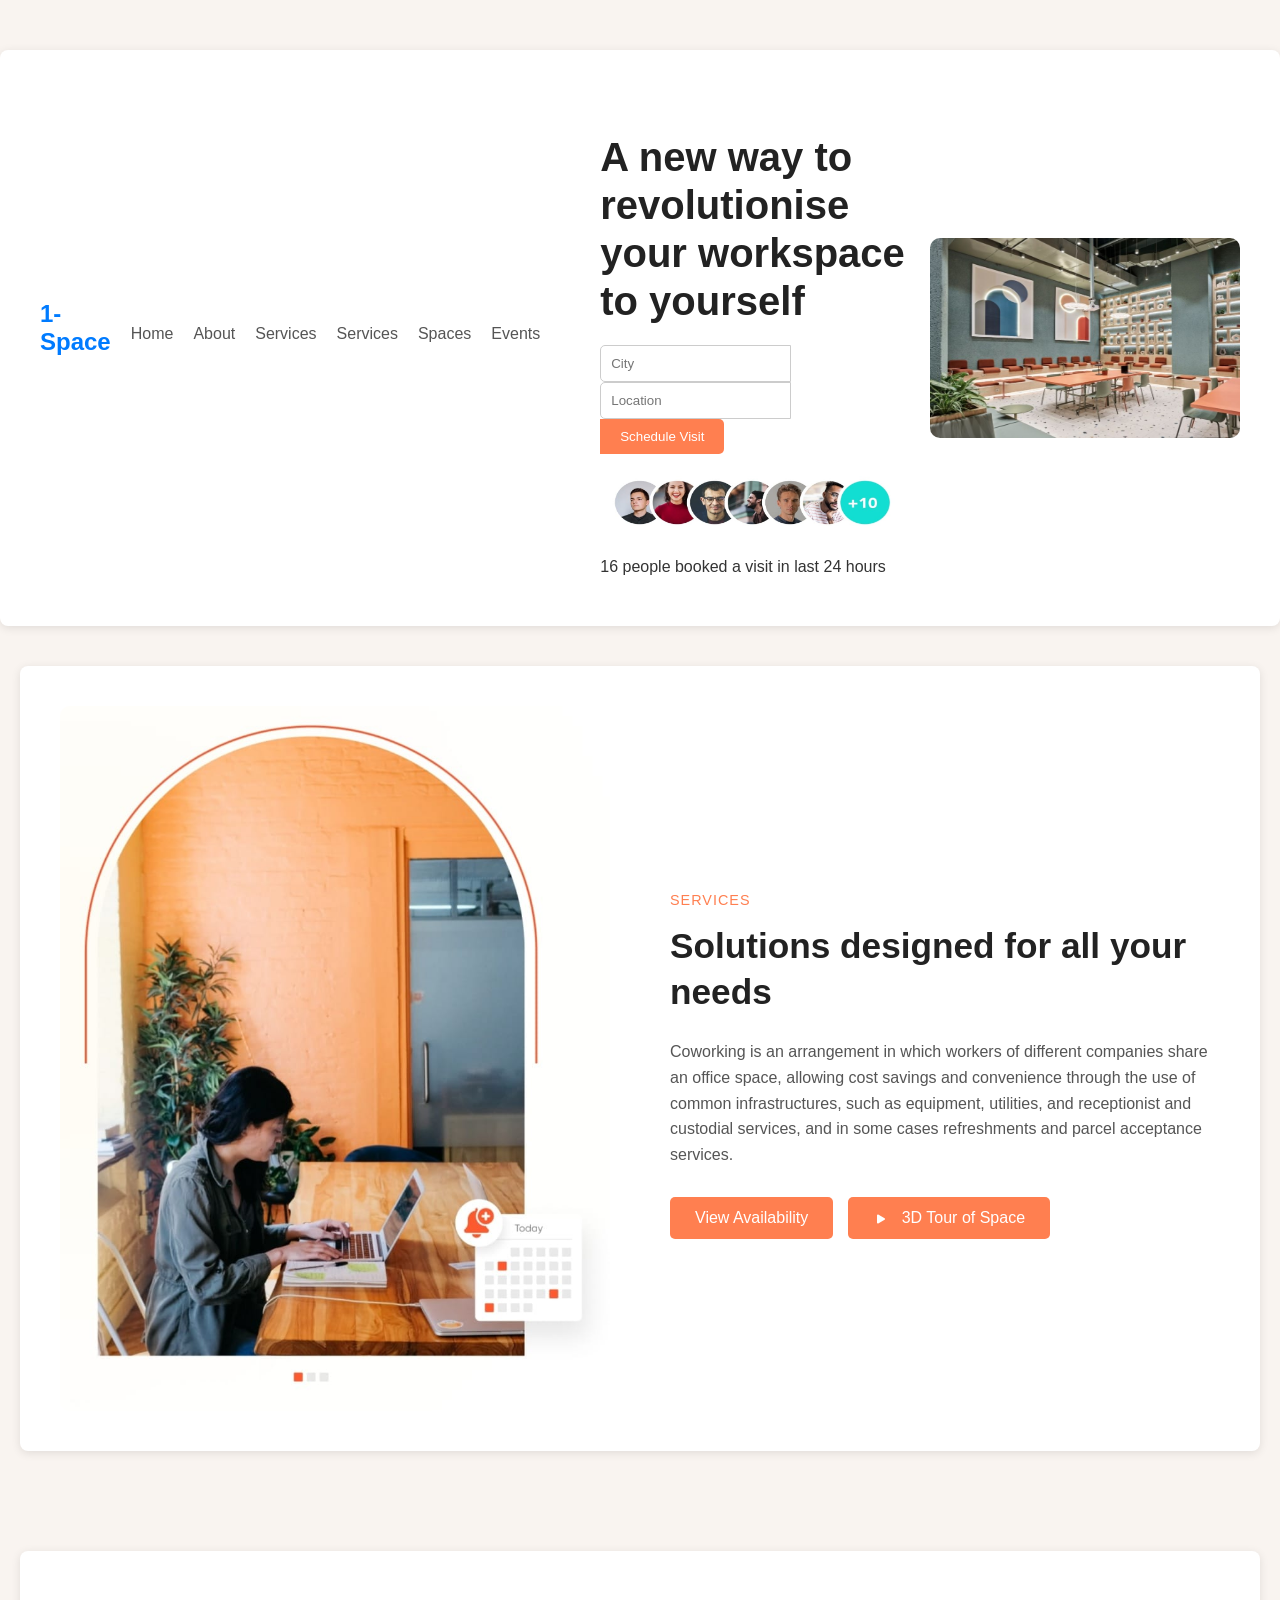
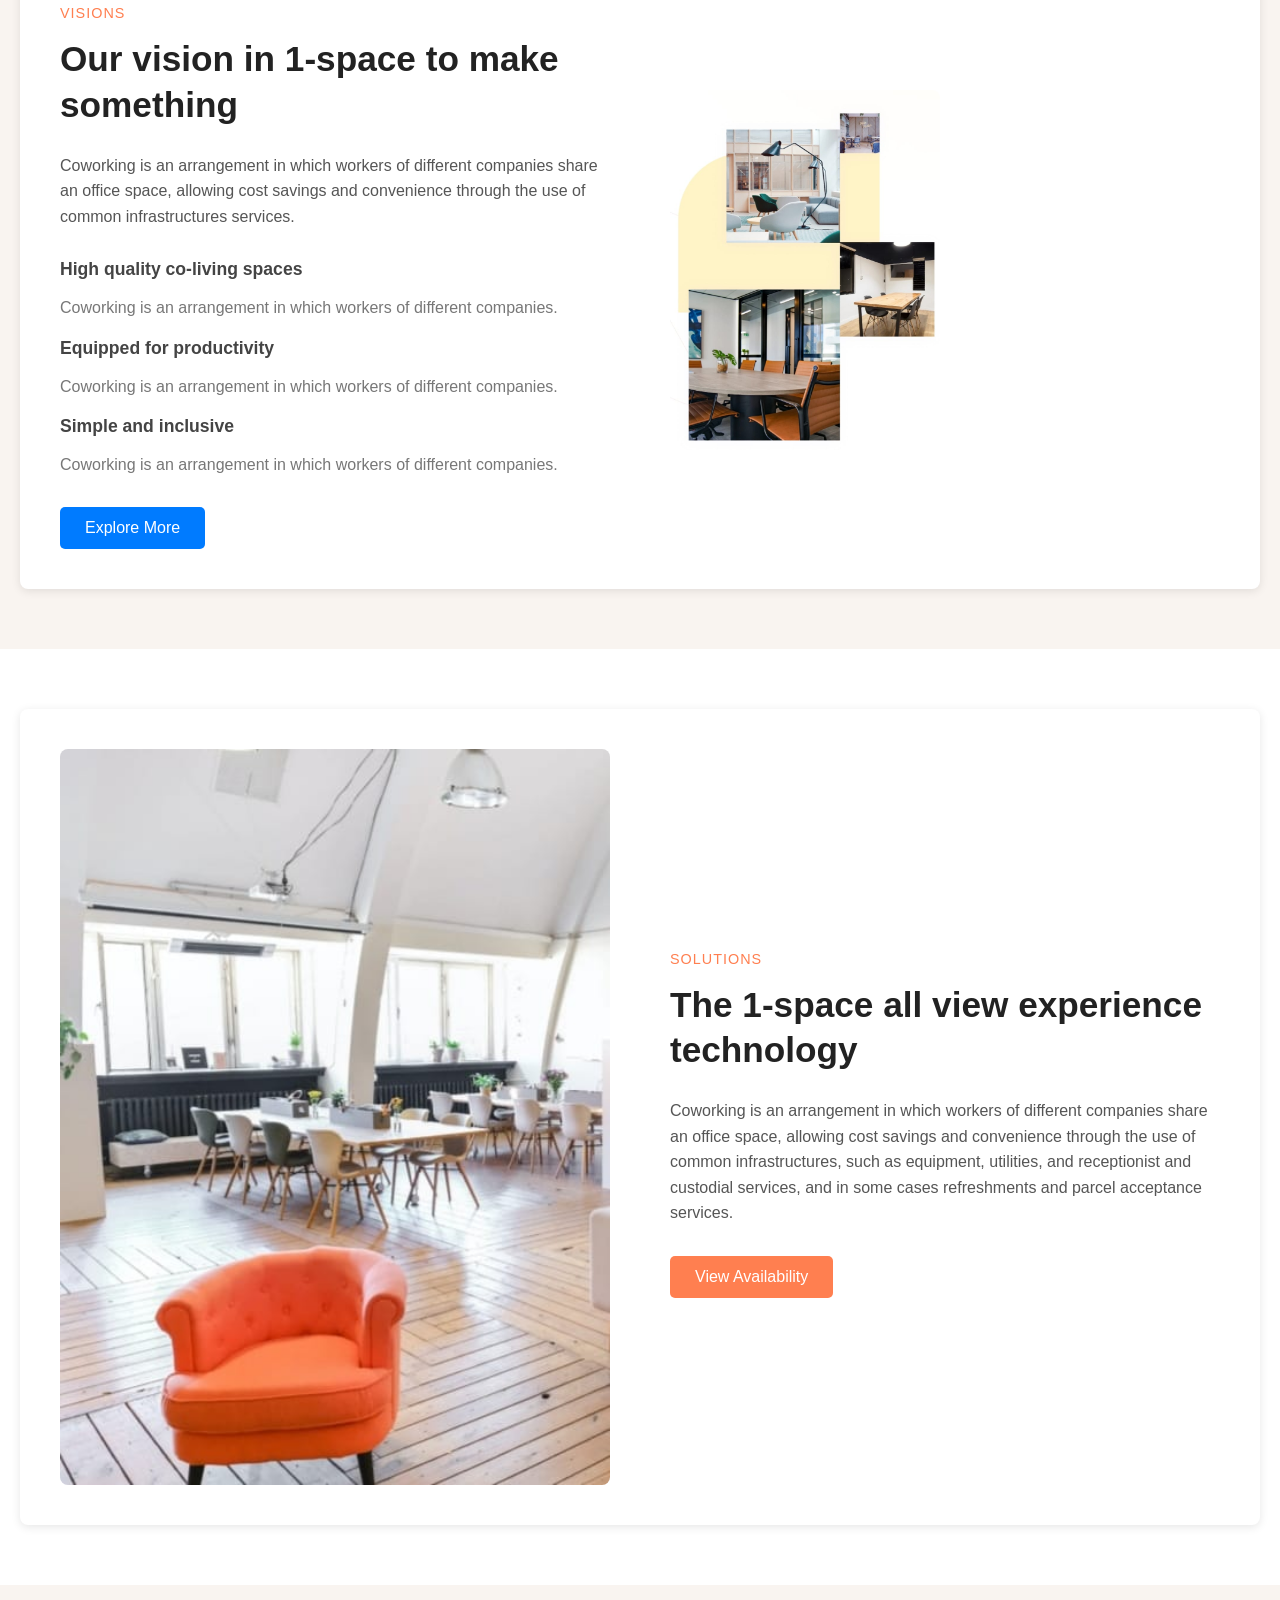
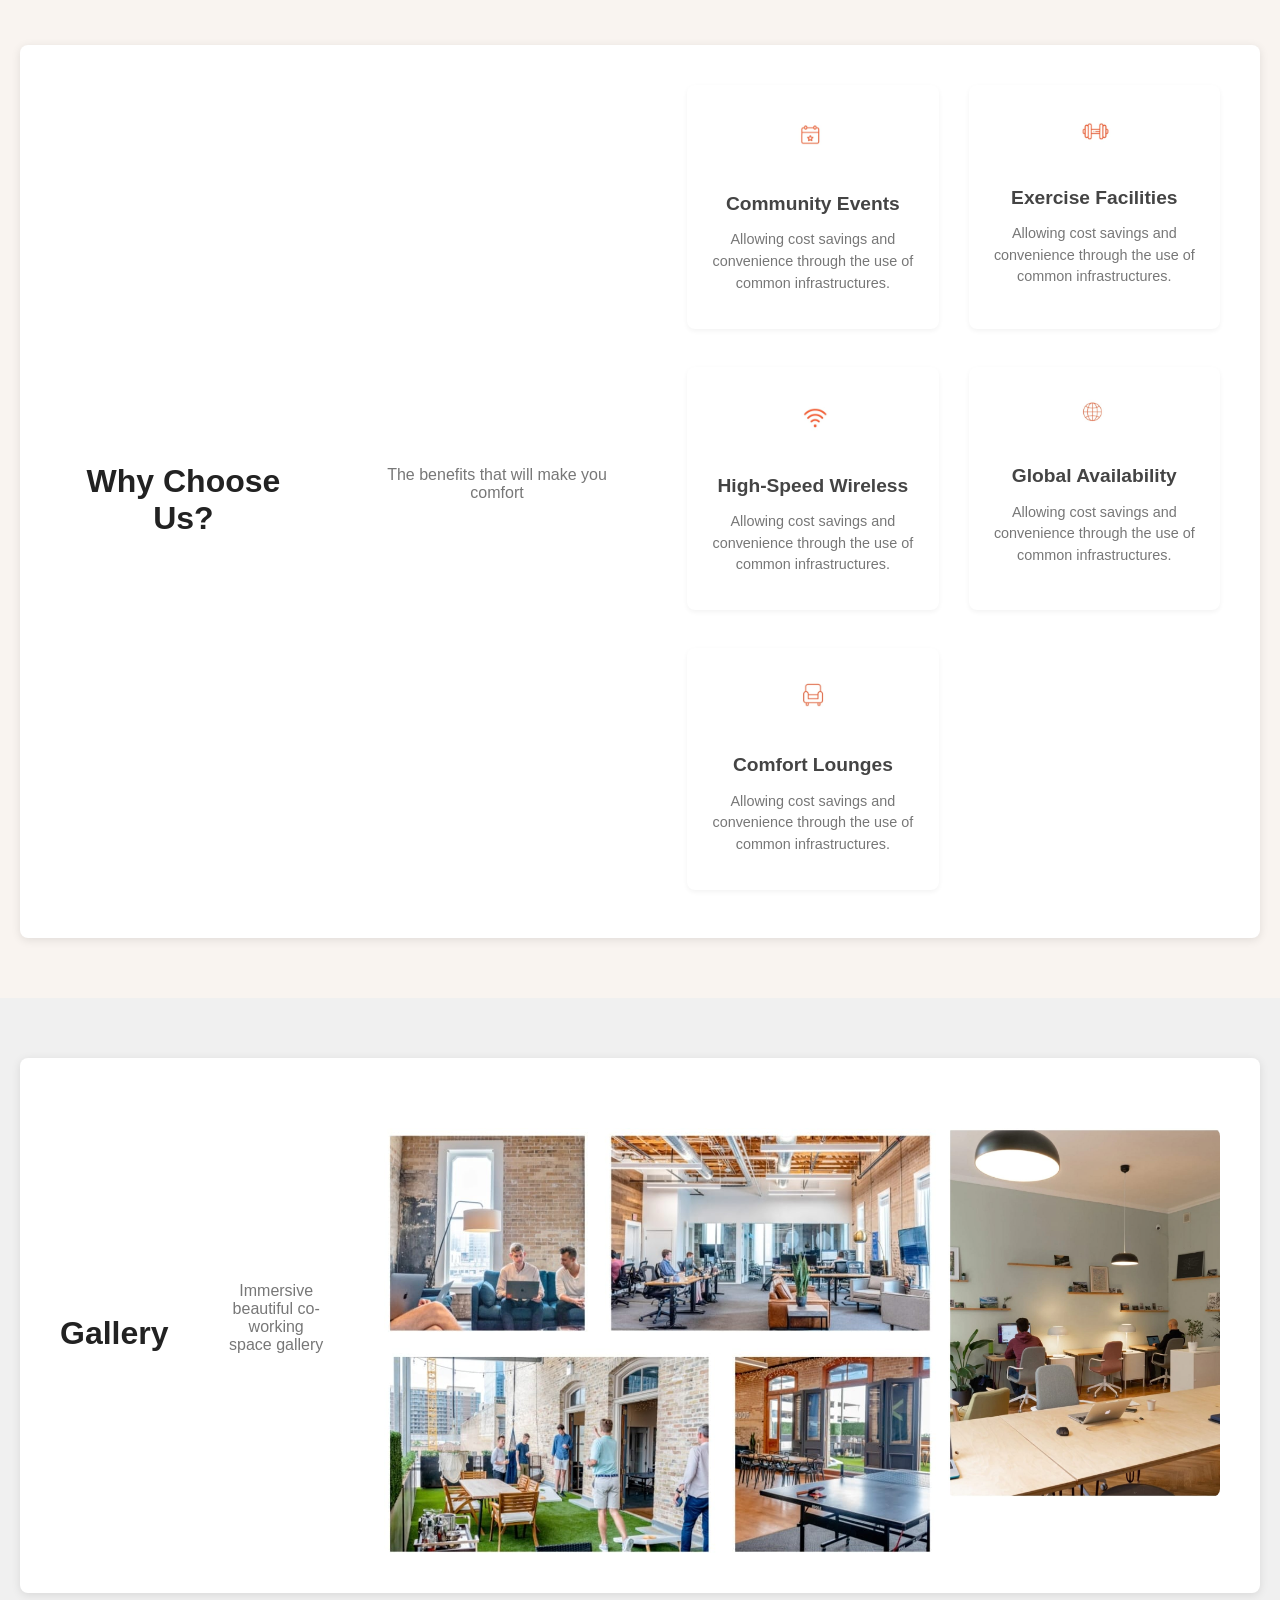
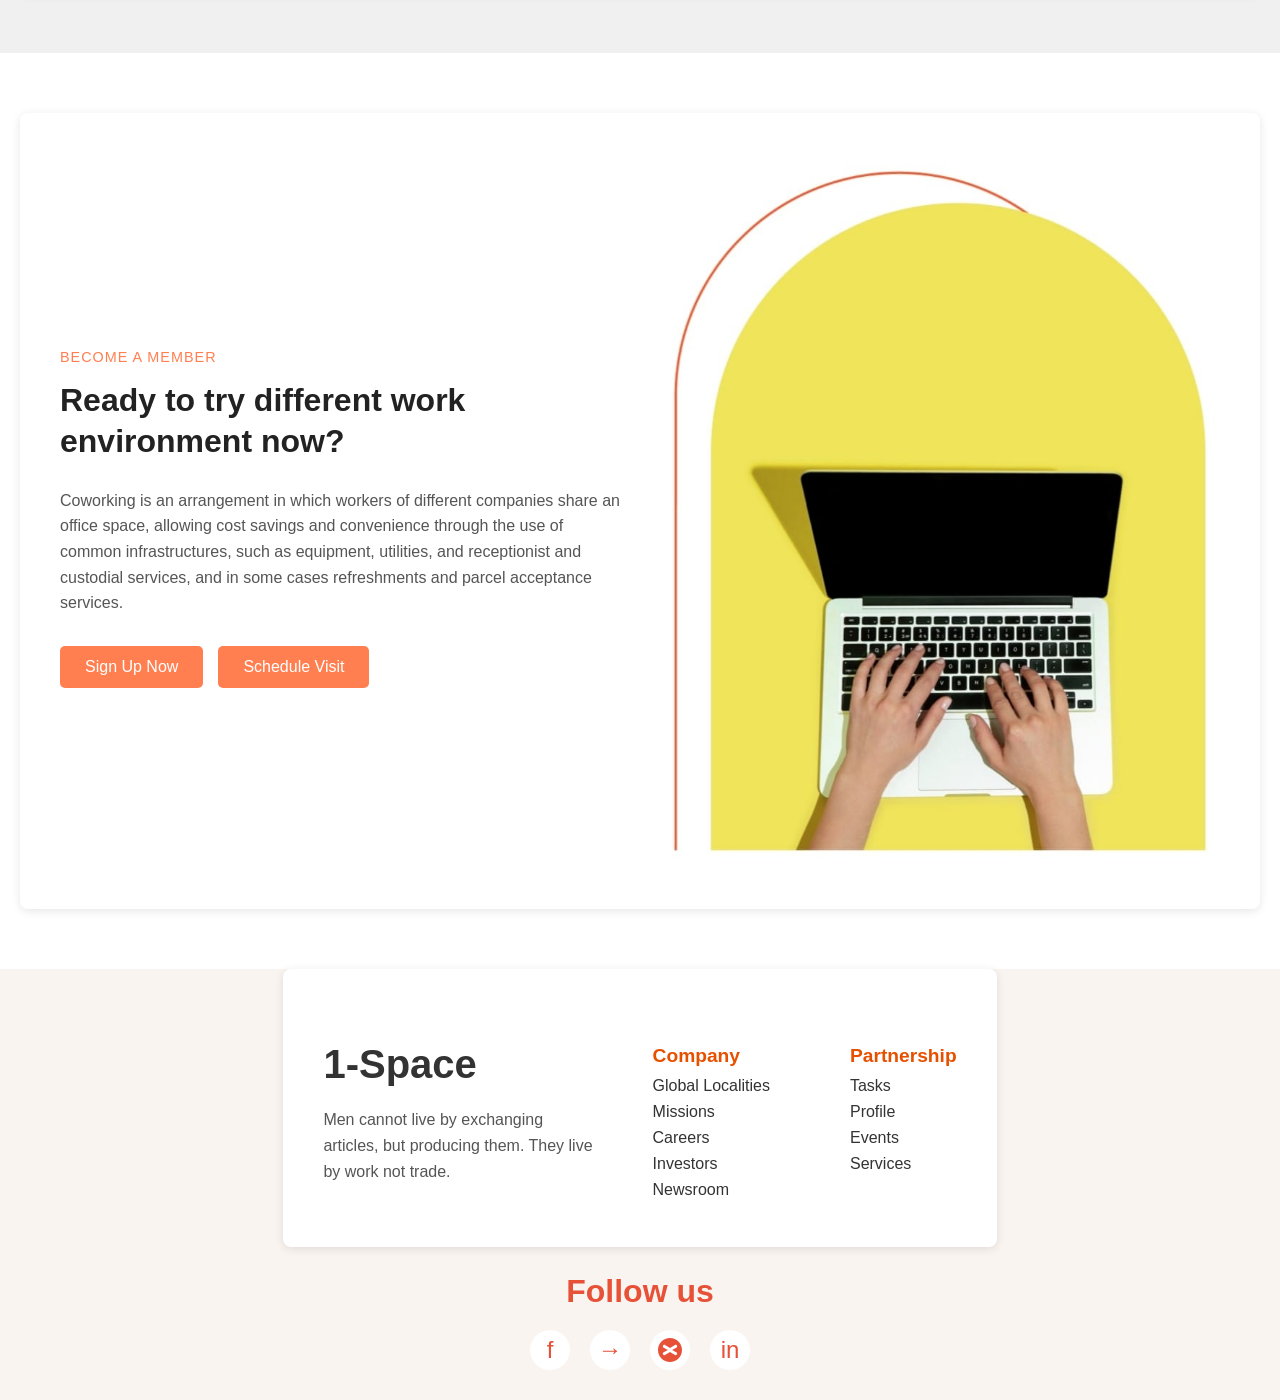
<file: Assignment-1/index.html>
<!DOCTYPE html>
<html lang="en">
<head>
    <meta charset="UTF-8">
    <meta name="viewport" content="width=device-width, initial-scale=1.0">
    <title>1-Space</title>
    <link rel="stylesheet" href="style.css">
</head>
<body>
    <div class="container">
        <nav>
            <div class="logo">1-Space</div>
            <ul>
                <li><a href="#">Home</a></li>
                <li><a href="#">About</a></li>
                <li><a href="#">Services</a></li>
                <li><a href="#">Services</a></li>
                <li><a href="#">Spaces</a></li>
                <li><a href="#">Events</a></li>
            </ul>
        </nav>

        <section class="hero">
            <div class="hero-text">
                <h1>A new way to revolutionise your workspace to yourself</h1>
                <div class="hero-form">
                    <input type="text" placeholder="City">
                    <input type="text" placeholder="Location">
                    <button>Schedule Visit</button>
                </div>
                <div class="hero-info">
                    <img src="b.jpg" alt="People Icons" height="100px" width="300px">
                    <span>16 people booked a visit in last 24 hours</span>
                </div>
            </div>
            <div class="hero-image">
                <img src="a.jpg" alt="Co-working Space" height="200px" width="200px">
            </div>
        </section>


    </div>



        <section class="services-section">
            <div class="container">
                <div class="image-container">
                    <img src="d.jpg" alt="Woman Working">
                </div>
                <div class="text-content">
                    <p class="section-title">SERVICES</p>
                    <h2>Solutions designed for all your needs</h2>
                    <p class="description">Coworking is an arrangement in which workers of different companies share an office space, allowing cost savings and convenience through the use of common infrastructures, such as equipment, utilities, and receptionist and custodial services, and in some cases refreshments and parcel acceptance services.</p>
                    <div class="buttons">
                        <button class="availability-button">View Availability</button>
                        <button class="tour-button">
                            <svg xmlns="http://www.w3.org/2000/svg" width="16" height="16" fill="currentColor" class="play-icon" viewBox="0 0 16 16">
                                <path d="m11.596 8.697-6.363 3.692c-.54.313-1.233-.066-1.233-.697V4.308c0-.63.692-.949 1.233-.696l6.363 3.692a.802.802 0 0 1 0 1.393z"/>
                            </svg>
                            3D Tour of Space
                        </button>
                    </div>
                </div>
            </div>
        </section>




            <section class="vision-section">
                <div class="container">
                    <div class="text-content">
                        <p class="section-title">VISIONS</p>
                        <h2>Our vision in 1-space to make something</h2>
                        <p class="description">Coworking is an arrangement in which workers of different companies share an office space, allowing cost savings and convenience through the use of common infrastructures services.</p>
                        <ul class="features">
                            <li>
                                <h3>High quality co-living spaces</h3>
                                <p>Coworking is an arrangement in which workers of different companies.</p>
                            </li>
                            <li>
                                <h3>Equipped for productivity</h3>
                                <p>Coworking is an arrangement in which workers of different companies.</p>
                            </li>
                            <li>
                                <h3>Simple and inclusive</h3>
                                <p>Coworking is an arrangement in which workers of different companies.</p>
                            </li>
                        </ul>
                        <button class="explore-button">Explore More</button>
                    </div>
                    <div class="image-collage">
                        <img src="e.jpg" alt="Office Space 1" class="collage-image top-left">
                    </div>
                </div>
            </section>
        
            <section class="solutions-section">
                <div class="container">
                    <div class="text-content">
                        <p class="section-title">SOLUTIONS</p>
                        <h2>The 1-space all view experience technology</h2>
                        <p class="description">Coworking is an arrangement in which workers of different companies share an office space, allowing cost savings and convenience through the use of common infrastructures, such as equipment, utilities, and receptionist and custodial services, and in some cases refreshments and parcel acceptance services.</p>
                        <button class="availability-button">View Availability</button>
                    </div>
                    <div class="single-image">
                        <img src="f.jpg" alt="Office View">
                    </div>
                </div>
            </section>




    <section class="benefits-section">
        <div class="container">
            <h2 class="section-heading">Why Choose Us?</h2>
            <p class="section-subheading">The benefits that will make you comfort</p>
            <ul class="benefits-grid">
                <li class="benefit-item">
                    <img src="g.jpg" alt="Community Events">
                    <h3>Community Events</h3>
                    <p>Allowing cost savings and convenience through the use of common infrastructures.</p>
                </li>
                <li class="benefit-item">
                    <img src="h.jpg" alt="Exercise Facilities">
                    <h3>Exercise Facilities</h3>
                    <p>Allowing cost savings and convenience through the use of common infrastructures.</p>
                </li>
                <li class="benefit-item">
                    <img src="i.jpg" alt="High-Speed Wireless">
                    <h3>High-Speed Wireless</h3>
                    <p>Allowing cost savings and convenience through the use of common infrastructures.</p>
                </li>
                <li class="benefit-item">
                    <img src="j.jpg" alt="Global Availability">
                    <h3>Global Availability</h3>
                    <p>Allowing cost savings and convenience through the use of common infrastructures.</p>
                </li>
                <li class="benefit-item">
                    <img src="k.jpg" alt="Comfort Lounges">
                    <h3>Comfort Lounges</h3>
                    <p>Allowing cost savings and convenience through the use of common infrastructures.</p>
                </li>
            </ul>
        </div>
    </section>

    <section class="gallery-section">
        <div class="container">
            <h2 class="section-heading">Gallery</h2>
            <p class="section-subheading">Immersive beautiful co-working space gallery</p>
            <div class="gallery-grid">
                <img src="l.jpg" alt="Co-working Space 1" class="gallery-image image-large">
                <img src="m.jpg" alt="Co-working Space 2" class="gallery-image image-small-1">

            </div>
        </div>
    </section>


    
        <section class="become-member-section">
            <div class="container">
                <div class="text-content">
                    <p class="section-title">BECOME A MEMBER</p>
                    <h2>Ready to try different work environment now?</h2>
                    <p class="description">Coworking is an arrangement in which workers of different companies share an office space, allowing cost savings and convenience through the use of common infrastructures, such as equipment, utilities, and receptionist and custodial services, and in some cases refreshments and parcel acceptance services.</p>
                    <div class="buttons">
                        <button class="sign-up-button">Sign Up Now</button>
                        <button class="schedule-visit-button">Schedule Visit</button>
                    </div>
                </div>
                <div class="image-laptop">
                    <img src="n.jpg" alt="Hands on Laptop">
                </div>
            </div>
        </section>




    <div class="container">
        <div class="left-section">
            <h1 class="logo">1-Space</h1>
            <p class="slogan">Men cannot live by exchanging<br>articles, but producing them. They live<br>by work not trade.</p>
        </div>
        <div class="right-section">
            <div class="company-links">
                <h2 class="company-title">Company</h2>
                <ul>
                    <li>Global Localities</li>
                    <li>Missions</li>
                    <li>Careers</li>
                    <li>Investors</li>
                    <li>Newsroom</li>
                </ul>
            </div>
            <div class="partnership-links">
                <h2 class="partnership-title">Partnership</h2>
                <ul>
                    <li>Tasks</li>
                    <li>Profile</li>
                    <li>Events</li>
                    <li>Services</li>
                </ul>
            </div>
        </div>
    </div>



    <div class="follow-section">
        <h2>Follow us</h2>
        <div class="social-icons">
            <a href="#" class="icon facebook">f</a>
            <a href="#" class="icon twitter">&rarr;</a>
            <a href="#" class="icon dribbble"><svg viewBox="0 0 24 24" fill="currentColor"><path d="M12 0C5.376 0 0 5.376 0 12s5.376 12 12 12 12-5.376 12-12S18.624 0 12 0zm6.708 16.708c-.586.586-1.536.586-2.121 0L12 14.121l-4.587 2.587c-.585.586-1.535.586-2.12 0-.586-.586-.586-1.536 0-2.121l4.586-2.586-4.586-2.587c-.586-.585-.586-1.535 0-2.12l.001-.001c.585-.586 1.535-.586 2.12 0L12 9.879l4.587-2.587c.585-.586 1.535-.586 2.12 0 .586.585.586 1.535 0 2.121l-4.586 2.586 4.586 2.587c.586.585.586 1.535 0 2.12z"/></svg></a>
            <a href="#" class="icon linkedin">in</a>
        </div>
    </div>

    </div>



</body>
</html>
</file>
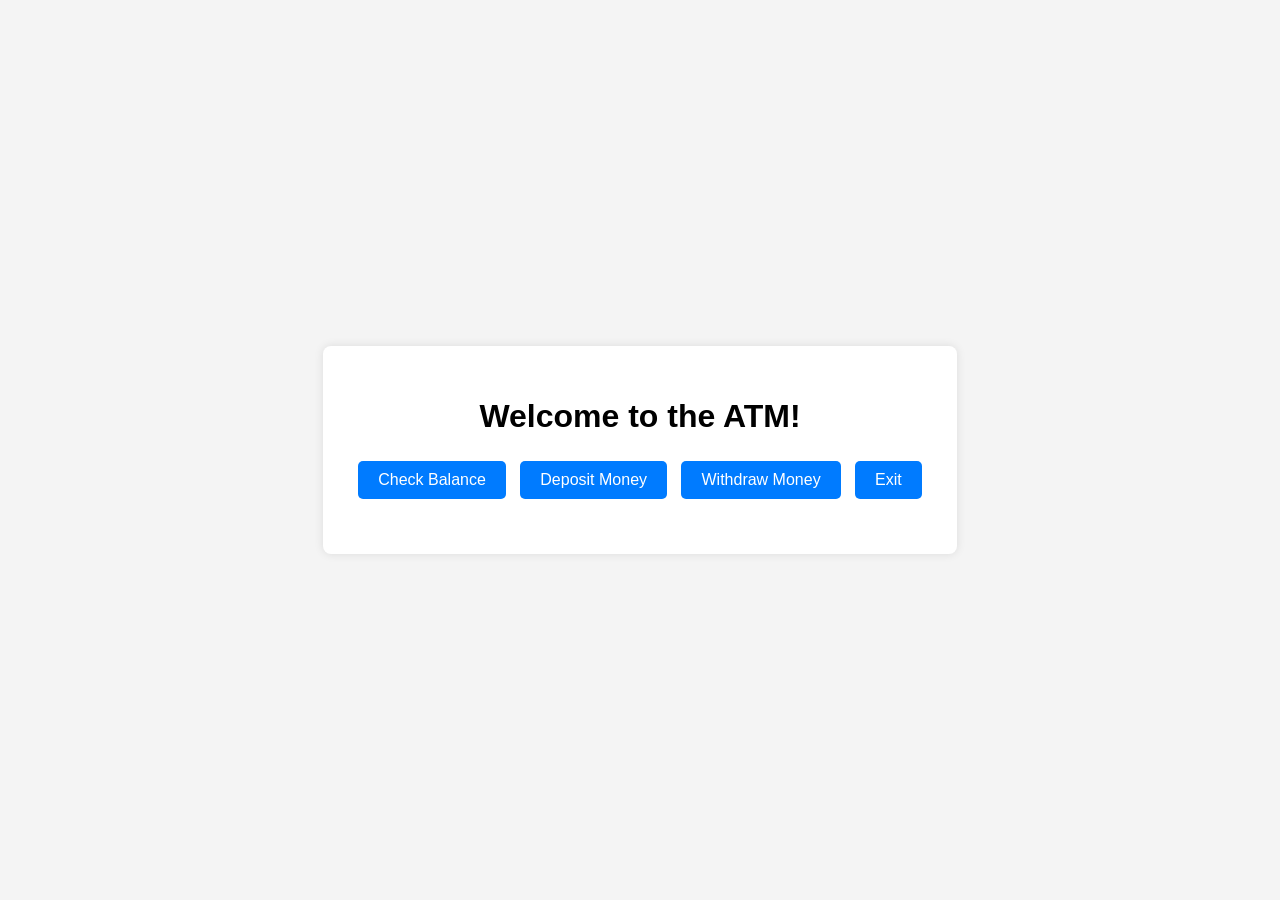
<file: Class Evaluation 5/No-1/atm.html>
<!DOCTYPE html>
<html>
<head>
  <title>Simple ATM</title>
  <link rel="stylesheet" href="atm.css">
</head>
<body>
  <div class="container">
    <h1>Welcome to the ATM!</h1>
    <div id="atm-interface">
      <button id="check-balance-btn">Check Balance</button>
      <button id="deposit-btn">Deposit Money</button>
      <button id="withdraw-btn">Withdraw Money</button>
      <button id="exit-btn">Exit</button>
    </div>
    <div id="input-section" style="display: none;">
      <input type="number" id="input-field" placeholder="Enter amount">
      <button id="submit-button">Submit</button>
    </div>
    <div id="output"></div>
  </div>

  <script src="atm.js"></script>
</body>
</html>
</file>
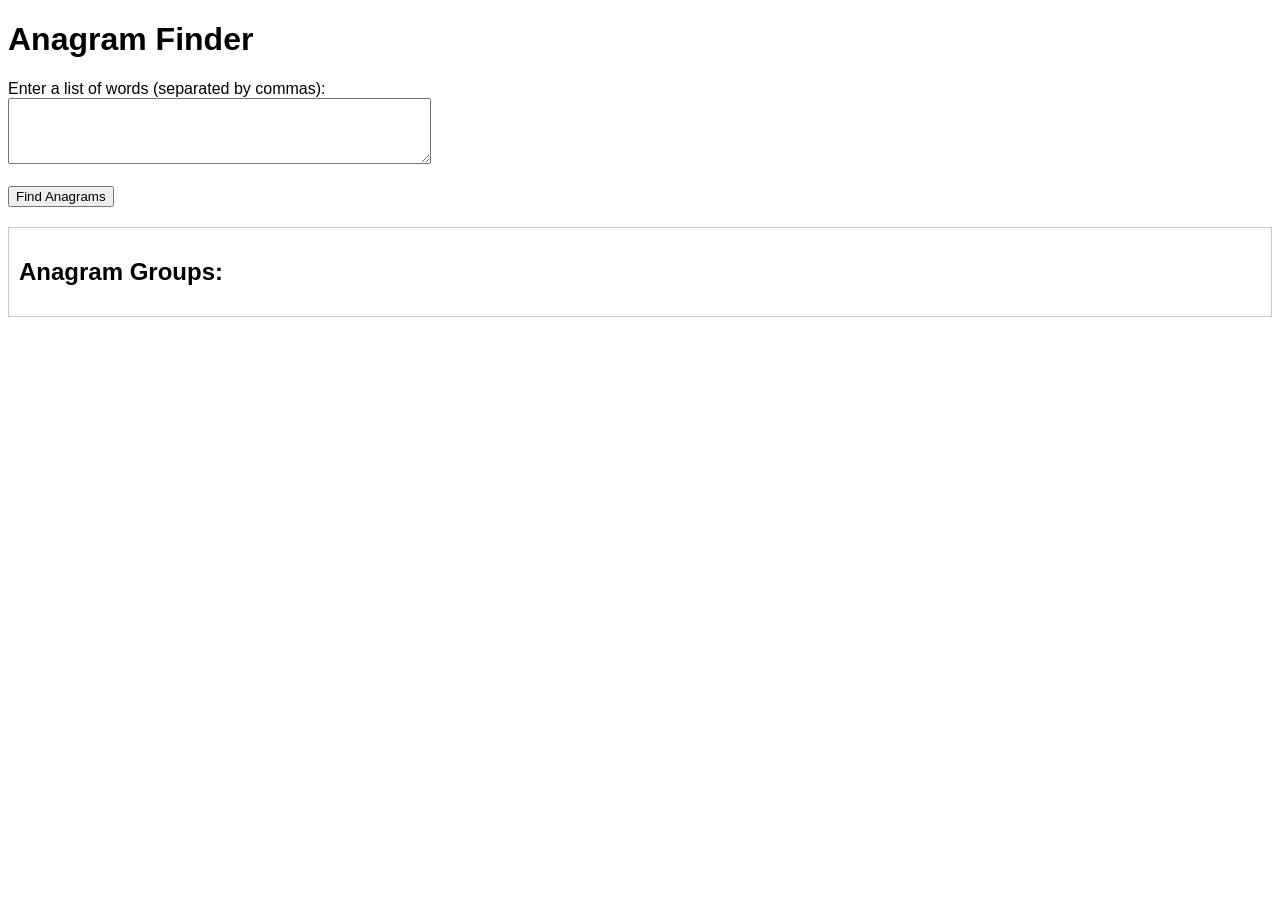
<file: Class Evaluation 5/No-2/anagram.html>
<!DOCTYPE html>
<html>
<head>
  <title>Anagram Finder</title>
  <style>
    body {
      font-family: sans-serif;
    }
    #input-container {
      margin-bottom: 20px;
    }
    #result-container {
      border: 1px solid #ccc;
      padding: 10px;
    }
    .anagram-group {
      margin-bottom: 10px;
    }
  </style>
</head>
<body>
  <h1>Anagram Finder</h1>

  <div id="input-container">
    <label for="word-list">Enter a list of words (separated by commas):</label><br>
    <textarea id="word-list" rows="4" cols="50"></textarea><br><br>
    <button onclick="findAndDisplayAnagrams()">Find Anagrams</button>
  </div>

  <div id="result-container">
    <h2>Anagram Groups:</h2>
    <div id="anagram-output"></div>
  </div>

  <script src="anagram.js"></script>
</body>
</html>
</file>
<file: Assignment-1/style.css>
body {
    font-family: sans-serif;
    margin: 0;
    padding: 0;
    background-color: #f7f7f7;
    color: #333;
}

.container {
    max-width: 1200px;
    margin: 0 auto;
    padding: 20px;
}

nav {
    display: flex;
    justify-content: space-between;
    align-items: center;
    padding: 20px 0;
}

nav .logo {
    font-size: 1.5em;
    font-weight: bold;
    color: #007bff; /* Example primary color */
}

nav ul {
    list-style: none;
    padding: 0;
    margin: 0;
    display: flex;
}

nav ul li {
    margin-left: 20px;
}

nav ul li a {
    text-decoration: none;
    color: #555;
}

.hero {
    display: flex;
    align-items: center;
    padding: 10px 0;
}

.hero-text {
    flex: 1;
    padding-right: 20px;
}

.hero-text h1 {
    font-size: 2.5em;
    line-height: 1.2;
    margin-bottom: 20px;
    color: #222;
}



.hero-form input[type="text"] {
    padding: 10px;
    border: 1px solid #ccc;
    border-radius: 5px 0 0 5px;
    flex-grow: 1;
}

.hero-form button {
    background-color: #ff7f50; /* Example accent color */
    color: white;
    border: none;
    padding: 10px 20px;
    border-radius: 0 5px 5px 0;
    cursor: pointer;
}

.hero-image {
    flex: 1;
    border-radius: 10px;
    overflow: hidden;
}

.hero-image img {
    width: 100%;
    display: block;
}

.companies {
    text-align: bottom;
    padding: 50px 0;
    color: #777;
}

.companies img {
    margin: 0 10px;
    height: 20px; /* Adjust as needed */
    vertical-align: bottom;
}

/* Basic responsive adjustments */
@media (max-width: 768px) {
    .container {
        padding: 10px;
    }

    nav {
        flex-direction: column;
        align-items: flex-start;
    }

    nav ul {
        margin-top: 10px;
        flex-direction: column;
    }

    nav ul li {
        margin-left: 0;
        margin-bottom: 10px;
    }

    .hero {
        flex-direction: column;
        text-align: center;
    }

    .hero-text {
        padding-right: 0;
        margin-bottom: 20px;
    }

    .hero-form {
        flex-direction: column;
        align-items: stretch;
    }

    .hero-form input[type="text"] {
        border-radius: 5px;
        margin-bottom: 10px;
    }

    .hero-form button {
        border-radius: 5px;
    }

    .hero-image {
        margin-top: 20px;
    }
}


body {
    font-family: sans-serif;
    margin: 0;
    padding: 0;
    background-color: #f9f9f9; /* Light grey background */
    color: #333;
}

.services-section {
    padding: 40px 20px; /* Add some padding around the section */
}

.container {
    max-width: 1000px;
    margin: 0 auto; /* Center the content */
    display: flex;
    align-items: center; /* Vertically align image and text */
    gap: 30px; /* Space between image and text */
}

.image-container {
    flex: 1; /* Allow image container to take up available space */
    border-radius: 10px; /* Slightly round the image corners */
    overflow: hidden; /* Hide any part of the image that goes beyond the border-radius */
}

.image-container img {
    display: block; /* Remove extra space below the image */
    width: 100%; /* Make the image responsive within its container */
    height: auto;
}

.text-content {
    flex: 1; /* Allow text content to take up available space */
}

.section-title {
    color: #ff7f50; /* Example accent color */
    font-size: 0.9em;
    letter-spacing: 1px;
    margin-bottom: 10px;
}

.text-content h2 {
    font-size: 2em;
    line-height: 1.3;
    margin-top: 0;
    margin-bottom: 20px;
    color: #222;
}

.text-content .description {
    line-height: 1.6;
    margin-bottom: 30px;
    color: #555;
}

.buttons {
    display: flex;
    gap: 15px; /* Space between buttons */
}

.availability-button,
.tour-button {
    background-color: #ff7f50; /* Example button background */
    color: white;
    border: none;
    padding: 12px 25px;
    border-radius: 5px;
    cursor: pointer;
    font-size: 1em;
    transition: background-color 0.3s ease; /* Smooth hover effect */
}

.availability-button:hover,
.tour-button:hover {
    background-color: #e6734d; /* Darker shade on hover */
}

.tour-button .play-icon {
    margin-right: 8px;
    vertical-align: middle; /* Align the play icon with the text */
}

/* Responsive adjustments for smaller screens */
@media (max-width: 768px) {
    .container {
        flex-direction: column; /* Stack image and text vertically */
        text-align: center; /* Center text on smaller screens */
    }

    .image-container {
        margin-bottom: 20px; /* Add space below the image */
    }

    .buttons {
        flex-direction: column; /* Stack buttons vertically */
        align-items: center; /* Center the buttons */
    }

    .availability-button,
    .tour-button {
        width: 100%; /* Make buttons take full width */
    }
}


body {
    font-family: sans-serif;
    margin: 0;
    padding: 0;
    background-color: #f9f9f9; /* Light grey background */
    color: #333;
}

.container {
    max-width: 1200px;
    margin: 0 auto;
    padding: 40px 20px;
    display: flex;
    gap: 40px;
    align-items: center;
}

.section-title {
    color: #ff7f50; /* Example accent color */
    font-size: 0.9em;
    letter-spacing: 1px;
    margin-bottom: 15px;
}

.text-content h2 {
    font-size: 2.2em;
    line-height: 1.3;
    margin-top: 0;
    margin-bottom: 25px;
    color: #222;
}

.text-content .description {
    line-height: 1.6;
    margin-bottom: 30px;
    color: #555;
}

/* Vision Section Styles */
.vision-section {
    padding: 60px 20px;
}

.vision-section .container {
    flex-direction: row; /* Image and text side by side */
}

.vision-section .text-content {
    flex: 1;
}

.vision-section .features {
    list-style: none;
    padding: 0;
    margin-bottom: 30px;
}

.vision-section .features li {
    margin-bottom: 15px;
}

.vision-section .features h3 {
    font-size: 1.1em;
    margin-bottom: 5px;
    color: #444;
}

.vision-section .features p {
    color: #777;
    line-height: 1.5;
}

.vision-section .explore-button {
    background-color: #007bff; /* Example button color */
    color: white;
    border: none;
    padding: 12px 25px;
    border-radius: 5px;
    cursor: pointer;
    font-size: 1em;
    transition: background-color 0.3s ease;
}

.vision-section .explore-button:hover {
    background-color: #0056b3;
}

.vision-section .image-collage {
    flex: 1;
    display: grid;
    grid-template-columns: 1fr 1fr;
    grid-gap: 10px;
}

.vision-section .collage-image {
    width: 100%;
    height: auto;
    border-radius: 8px;
    overflow: hidden;
}

/* Solutions Section Styles */
.solutions-section {
    padding: 60px 20px;
    background-color: #fff; /* White background for this section */
}

.solutions-section .container {
    flex-direction: row-reverse; /* Image and text side by side, image on the right */
}

.solutions-section .text-content {
    flex: 1;
}

.solutions-section .availability-button {
    background-color: #ff7f50; /* Example button color */
    color: white;
    border: none;
    padding: 12px 25px;
    border-radius: 5px;
    cursor: pointer;
    font-size: 1em;
    transition: background-color 0.3s ease;
}

.solutions-section .availability-button:hover {
    background-color: #e6734d;
}

.solutions-section .single-image {
    flex: 1;
    border-radius: 8px;
    overflow: hidden;
}

.solutions-section .single-image img {
    display: block;
    width: 100%;
    height: auto;
}

/* Responsive adjustments */
@media (max-width: 768px) {
    .container {
        flex-direction: column;
        text-align: center;
    }

    .vision-section .container,
    .solutions-section .container {
        flex-direction: column;
    }

    .vision-section .image-collage {
        grid-template-columns: 1fr; /* Stack images on smaller screens */
        gap: 15px;
        margin-top: 20px;
    }

    .solutions-section .single-image {
        margin-top: 20px;
    }
}




body {
    font-family: sans-serif;
    margin: 0;
    padding: 0;
    background-color: #f9f9f9; /* Light grey background */
    color: #333;
}

.container {
    max-width: 1200px;
    margin: 0 auto;
    padding: 40px 20px;
}

.section-heading {
    font-size: 2em;
    color: #222;
    text-align: center;
    margin-bottom: 10px;
}

.section-subheading {
    color: #777;
    text-align: center;
    margin-bottom: 30px;
}

/* Benefits Section Styles */
.benefits-section {
    padding: 60px 20px;
}

.benefits-grid {
    list-style: none;
    padding: 0;
    margin: 0;
    display: grid;
    grid-template-columns: repeat(auto-fit, minmax(200px, 1fr)); /* Responsive grid */
    gap: 30px;
    text-align: center;
}

.benefit-item {
    padding: 20px;
    background-color: #fff;
    border-radius: 8px;
    box-shadow: 0 2px 5px rgba(0, 0, 0, 0.05);
}

.benefit-item img {
    max-width: 50px;
    height: auto;
    margin-bottom: 15px;
}

.benefit-item h3 {
    font-size: 1.2em;
    color: #444;
    margin-bottom: 10px;
}

.benefit-item p {
    color: #777;
    line-height: 1.5;
    font-size: 0.9em;
}

/* Gallery Section Styles */
.gallery-section {
    padding: 60px 20px;
    background-color: #f0f0f0; /* Light grey for gallery background */
}

.gallery-grid {
    display: grid;
    grid-template-columns: repeat(3, 1fr); /* Three equal columns */
    grid-gap: 10px;
}

.gallery-image {
    width: 100%;
    height: auto;
    border-radius: 8px;
    overflow: hidden;
    display: block; /* Remove extra bottom space */
}

.gallery-grid .image-large {
    grid-column: span 2; /* Takes up two columns */
}

.gallery-grid .image-large-bottom {
    grid-column: span 2;
}

/* Responsive adjustments */
@media (max-width: 768px) {
    .benefits-grid {
        grid-template-columns: 1fr; /* Stack benefits on smaller screens */
    }

    .gallery-grid {
        grid-template-columns: 1fr; /* Stack gallery images on smaller screens */
    }

    .gallery-grid .image-large,
    .gallery-grid .image-large-bottom {
        grid-column: span 1; /* Large images take full width */
    }
}



body {
    font-family: sans-serif;
    margin: 0;
    padding: 0;
    background-color: #f9f9f9; /* Light grey background */
    color: #333;
}

.container {
    max-width: 1200px;
    margin: 0 auto;
    padding: 40px 20px;
}

.section-heading {
    font-size: 2em;
    color: #222;
    margin-bottom: 10px;
}

.section-subheading {
    color: #777;
    margin-bottom: 30px;
}

/* Gallery Section Styles */
.gallery-section {
    padding: 60px 20px;
    background-color: #f0f0f0; /* Light grey for gallery background */
}

.gallery-section .container {
    text-align: center; /* Center the heading and subheading */
}

.gallery-section .gallery-grid {
    display: grid;
    grid-template-columns: repeat(3, 1fr); /* Three equal columns */
    grid-gap: 10px;
    margin-top: 30px;
}

.gallery-section .gallery-image {
    width: 100%;
    height: auto;
    border-radius: 8px;
    overflow: hidden;
    display: block; /* Remove extra bottom space */
}

.gallery-section .gallery-grid .image-large {
    grid-column: span 2; /* Takes up two columns */
}

.gallery-section .gallery-grid .image-large-bottom {
    grid-column: span 2;
}

/* Become a Member Section Styles */
.become-member-section {
    padding: 60px 20px;
    background-color: #fff; /* White background */
}

.become-member-section .container {
    display: flex;
    align-items: center;
    gap: 40px;
}

.become-member-section .text-content {
    flex: 1;
}

.become-member-section .section-title {
    color: #ff7f50; /* Example accent color */
    font-size: 0.9em;
    letter-spacing: 1px;
    margin-bottom: 15px;
}

.become-member-section .text-content h2 {
    font-size: 2em;
    line-height: 1.3;
    margin-top: 0;
    margin-bottom: 25px;
    color: #222;
}

.become-member-section .text-content .description {
    line-height: 1.6;
    margin-bottom: 30px;
    color: #555;
}

.become-member-section .buttons {
    display: flex;
    gap: 15px;
}

.become-member-section .sign-up-button,
.become-member-section .schedule-visit-button {
    background-color: #ff7f50; /* Example button color */
    color: white;
    border: none;
    padding: 12px 25px;
    border-radius: 5px;
    cursor: pointer;
    font-size: 1em;
    transition: background-color 0.3s ease;
}

.become-member-section .sign-up-button:hover,
.become-member-section .schedule-visit-button:hover {
    background-color: #e6734d; /* Darker shade on hover */
}

.become-member-section .image-laptop {
    flex: 1;
    border-radius: 8px;
    overflow: hidden;
}

.become-member-section .image-laptop img {
    display: block;
    width: 100%;
    height: auto;
}

/* Responsive adjustments */
@media (max-width: 768px) {
    .gallery-section .gallery-grid {
        grid-template-columns: 1fr; /* Stack gallery images */
    }

    .gallery-section .gallery-grid .image-large,
    .gallery-section .gallery-grid .image-large-bottom {
        grid-column: span 1; /* Large images take full width */
    }

    .become-member-section .container {
        flex-direction: column; /* Stack text and image */
        text-align: center;
    }

    .become-member-section .buttons {
        flex-direction: column;
        align-items: stretch; /* Make buttons full width */
    }

    .become-member-section .buttons button {
        margin-bottom: 10px;
    }

    .become-member-section .image-laptop {
        margin-top: 20px;
    }
}





.container {
    background-color: #fff;
    padding: 40px;
    border-radius: 8px;
    box-shadow: 0 2px 10px rgba(0, 0, 0, 0.1);
    display: flex;
    gap: 60px;
}

.left-section {
    flex: 1;
}

.logo {
    color: #333;
    font-size: 2.5em;
    margin-bottom: 20px;
}

.slogan {
    color: #555;
    line-height: 1.6;
}

.right-section {
    display: flex;
    gap: 80px;
}

.company-links,
.partnership-links {
    margin-top: 20px;
}

.company-title,
.partnership-title {
    color: #e65100; /* Orange color for titles */
    font-size: 1.2em;
    margin-bottom: 10px;
}

.partnership-title {
    color: #e65100; /* Ensuring Partnership title is also orange */
}

ul {
    list-style: none;
    padding: 0;
    margin: 0;
}

li {
    margin-bottom: 8px;
}

li a {
    text-decoration: none;
    color: #333;
    transition: color 0.3s ease;
}

li a:hover {
    color: #e65100;
}




body {
    font-family: sans-serif;
    margin: 0;
    background-color: #f9f4f0; /* Approximate background color */
    display: flex;
    flex-direction: column;
    align-items: center;
    padding-top: 50px; /* Add some top spacing */
}

.follow-section {
    text-align: center;
    margin-bottom: 30px;
}

.follow-section h2 {
    color: #e65137; /* Approximate "Follow us" color */
    font-size: 2em;
    margin-bottom: 20px;
}

.social-icons {
    display: flex;
    gap: 20px;
    justify-content: center;
}

.icon {
    display: flex;
    justify-content: center;
    align-items: center;
    width: 40px;
    height: 40px;
    border-radius: 50%;
    color: #e65137; /* Approximate icon color */
    font-size: 1.5em;
    text-decoration: none;
    background-color: #fff; /* White circle background */
}

.icon svg {
    width: 24px;
    height: 24px;
}

.button-section {
    display: flex;
    flex-direction: column;
    gap: 10px;
    width: 80%; /* Adjust width as needed */
    max-width: 300px; /* Set a maximum width */
}

.button-section button {
    padding: 12px 24px;
    border: none;
    border-radius: 8px;
    font-size: 1em;
    cursor: pointer;
    text-align: center;
}

.sign-up {
    background-color: #1976d2; /* Approximate "Sign up" button color */
    color: white;
}

.log-in {
    background-color: transparent;
    color: #444; /* Approximate "Log In" text color */
    border: 1px solid #ccc; /* Approximate border color */
}
</file>
<file: Class Evaluation 5/No-1/atm.css>
body {
    font-family: sans-serif;
    background-color: #f4f4f4;
    display: flex;
    justify-content: center;
    align-items: center;
    min-height: 100vh;
    margin: 0;
  }
  
  .container {
    background-color: #fff;
    padding: 30px;
    border-radius: 8px;
    box-shadow: 0 0 10px rgba(0, 0, 0, 0.1);
    text-align: center;
  }
  
  button {
    padding: 10px 20px;
    margin: 5px;
    border: none;
    border-radius: 5px;
    background-color: #007bff;
    color: white;
    cursor: pointer;
    font-size: 16px;
  }
  
  button:hover {
    background-color: #0056b3;
  }
  
  #output {
    margin-top: 20px;
    font-weight: bold;
  }
  
  #input-section {
    margin-top: 20px;
  }
  
  #input-field {
    padding: 8px;
    border: 1px solid #ccc;
    border-radius: 4px;
    margin-right: 10px;
  }
  
  #submit-button {
    padding: 8px 15px;
    border: none;
    border-radius: 4px;
    background-color: #28a745;
    color: white;
    cursor: pointer;
  }
  
  #submit-button:hover {
    background-color: #1e7e34;
  }
</file>
